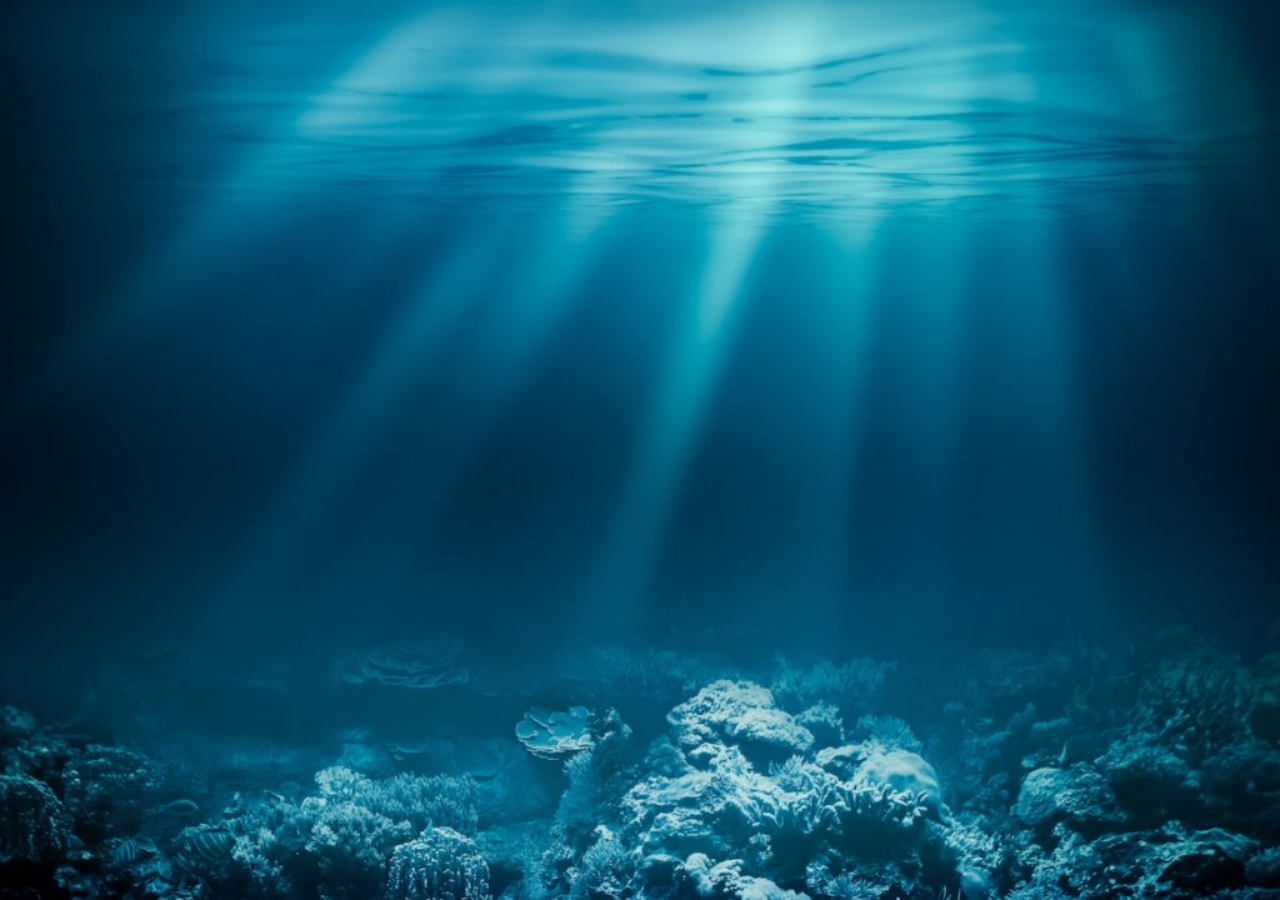
<file: index.html>
<!doctype html>
<html lang="en">

<head>
    <meta charset="utf-8">
    <title>reijovosu.github.io</title>
    <meta name="description" content="Reijo Võsu">
    <link rel="stylesheet" href="assets/css/normalize.css">
    <link rel="stylesheet" href="assets/css/style.css" />
</head>

<body>
    <!-- <script src="js/scripts.js"></script> -->

</body>

</html>
</file>
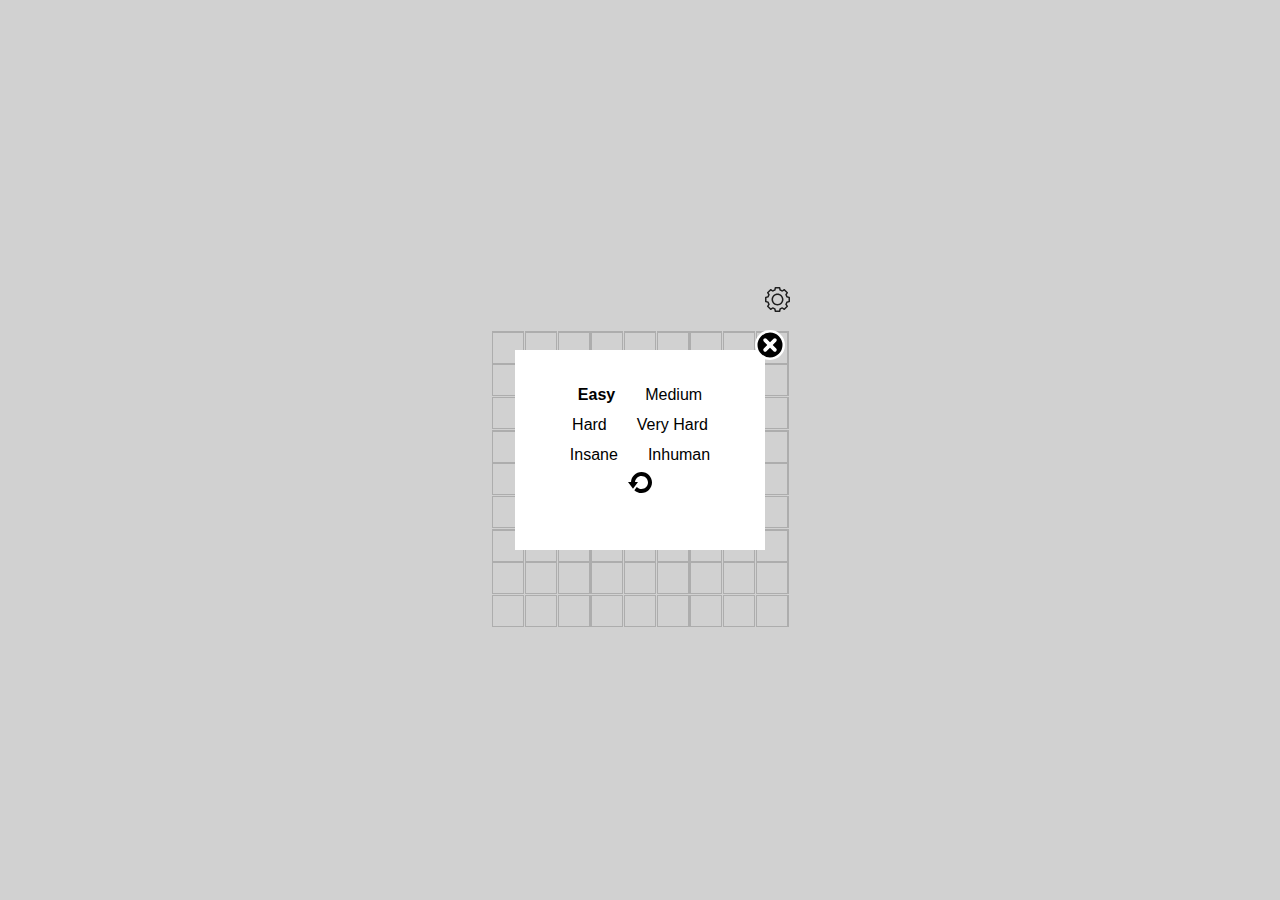
<file: sudoku/index.html>
<!doctype html><html lang="en"><head><meta charset="utf-8"/><link rel="icon" href="/sudoku/favicon.ico"/><meta name="viewport" content="width=device-width,initial-scale=1"/><meta name="theme-color" content="#000000"/><meta name="description" content="Web site created using create-react-app"/><link rel="apple-touch-icon" href="/sudoku/logo192.png"/><link rel="manifest" href="/sudoku/manifest.json"/><title>Sudoku</title><link href="/sudoku/static/css/main.a182268e.chunk.css" rel="stylesheet"></head><body><noscript>You need to enable JavaScript to run this app.</noscript><div id="root"></div><script>!function(e){function r(r){for(var n,l,f=r[0],i=r[1],a=r[2],c=0,s=[];c<f.length;c++)l=f[c],Object.prototype.hasOwnProperty.call(o,l)&&o[l]&&s.push(o[l][0]),o[l]=0;for(n in i)Object.prototype.hasOwnProperty.call(i,n)&&(e[n]=i[n]);for(p&&p(r);s.length;)s.shift()();return u.push.apply(u,a||[]),t()}function t(){for(var e,r=0;r<u.length;r++){for(var t=u[r],n=!0,f=1;f<t.length;f++){var i=t[f];0!==o[i]&&(n=!1)}n&&(u.splice(r--,1),e=l(l.s=t[0]))}return e}var n={},o={1:0},u=[];function l(r){if(n[r])return n[r].exports;var t=n[r]={i:r,l:!1,exports:{}};return e[r].call(t.exports,t,t.exports,l),t.l=!0,t.exports}l.m=e,l.c=n,l.d=function(e,r,t){l.o(e,r)||Object.defineProperty(e,r,{enumerable:!0,get:t})},l.r=function(e){"undefined"!=typeof Symbol&&Symbol.toStringTag&&Object.defineProperty(e,Symbol.toStringTag,{value:"Module"}),Object.defineProperty(e,"__esModule",{value:!0})},l.t=function(e,r){if(1&r&&(e=l(e)),8&r)return e;if(4&r&&"object"==typeof e&&e&&e.__esModule)return e;var t=Object.create(null);if(l.r(t),Object.defineProperty(t,"default",{enumerable:!0,value:e}),2&r&&"string"!=typeof e)for(var n in e)l.d(t,n,function(r){return e[r]}.bind(null,n));return t},l.n=function(e){var r=e&&e.__esModule?function(){return e.default}:function(){return e};return l.d(r,"a",r),r},l.o=function(e,r){return Object.prototype.hasOwnProperty.call(e,r)},l.p="/sudoku/";var f=this.webpackJsonpsudoku=this.webpackJsonpsudoku||[],i=f.push.bind(f);f.push=r,f=f.slice();for(var a=0;a<f.length;a++)r(f[a]);var p=i;t()}([])</script><script src="/sudoku/static/js/2.d06551d1.chunk.js"></script><script src="/sudoku/static/js/main.5b8e4b9a.chunk.js"></script></body></html>
</file>
<file: assets/css/style.css>
body{
    background-image: url('../images/background.jpg');
    background-repeat: no-repeat;
    background-size: cover;
}
</file>
<file: sudoku/static/css/main.a182268e.chunk.css>
body{margin:0;font-family:-apple-system,BlinkMacSystemFont,"Segoe UI","Roboto","Oxygen","Ubuntu","Cantarell","Fira Sans","Droid Sans","Helvetica Neue",sans-serif;-webkit-font-smoothing:antialiased;-moz-osx-font-smoothing:grayscale}code{font-family:source-code-pro,Menlo,Monaco,Consolas,"Courier New",monospace}.Board_Board__3sdr3{display:grid;grid-template-columns:repeat(9,1fr);grid-template-rows:repeat(9,1fr);justify-self:center;align-self:center}.Board_Board__3sdr3>div{border:1px solid #ccc}.Board_Board__3sdr3>div:nth-child(3n){border-right:2px solid #ccc}.Board_Board__3sdr3>div:nth-child(27n+1),.Board_Board__3sdr3>div:nth-child(27n+2),.Board_Board__3sdr3>div:nth-child(27n+3),.Board_Board__3sdr3>div:nth-child(27n+4),.Board_Board__3sdr3>div:nth-child(27n+5),.Board_Board__3sdr3>div:nth-child(27n+6),.Board_Board__3sdr3>div:nth-child(27n+7),.Board_Board__3sdr3>div:nth-child(27n+8),.Board_Board__3sdr3>div:nth-child(27n+9){border-top:2px solid #ccc}.Cell_Cell__3Gclz{text-align:center;cursor:pointer;width:30px;height:30px}.Cell_Cell__3Gclz:hover{background-color:#ddd}.Cell_fixed__1zI_J{font-weight:700}.Cell_one__1J-d0{line-height:30px}.Cell_error__IRa8W{color:red}.Cell_many__3inhS{display:grid;grid-template-columns:1fr 1fr}.Cell_smallCell__1JbnQ{display:grid;width:15px;height:15px;font-size:11px}.Cell_smallCell__1JbnQ.Cell_error__IRa8W{color:red}.Picker_Picker__NcEsy{position:absolute}.Picker_shim__34-FD{position:fixed;top:0;left:0;height:100vh;width:100vw;background-color:#666;opacity:.3;z-index:900}.Picker_pickerBox__3s69R{display:grid;grid-template-columns:repeat(3,1fr);grid-template-rows:repeat(3,1fr);position:fixed;z-index:1000}.Picker_pickerBox__3s69R>div{border:1px solid #000;width:25px;height:25px;cursor:pointer;background-color:#fff;line-height:25px;text-align:center}.Picker_pickerBox__3s69R>div.Picker_selected__33tFq{background-color:#348534}.Picker_pickerBox__3s69R>div.Picker_disabled__3-IMx{color:#ccc;cursor:default}.DialogBox_shim__3OftS{background-color:#666;opacity:.3;z-index:900}.DialogBox_DialogBox__3CHNR,.DialogBox_shim__3OftS{position:fixed;top:0;left:0;height:100vh;width:100vw}.DialogBox_DialogBox__3CHNR{display:grid}.DialogBox_DialogBox__3CHNR>.DialogBox_inner__2h37N{background-color:#fff;justify-self:center;align-self:center;text-align:center;width:190px;height:140px;padding:30px;z-index:10000}.DialogBox_DialogBox__3CHNR .DialogBox_close__3FsKl{cursor:pointer;width:30px;height:30px;float:right;margin-top:-50px;margin-right:-50px}.DialogBox_DialogBox__3CHNR .DialogBox_reload__26cMs{cursor:pointer}.DialogBox_DialogBox__3CHNR input{display:none}.DialogBox_DialogBox__3CHNR label{cursor:pointer;padding:3px 5px;margin:3px 10px;display:inline-block}input[type=radio]:checked+label{font-weight:700}.ToolBar_ToolBar__3Q1GB{width:300px;justify-self:center;text-align:right}.ToolBar_ToolBar__3Q1GB .ToolBar_settingsIcon__2afT8{cursor:pointer;margin:15px 0;width:25px;height:25px}.App{display:grid;width:100vw;height:100vh}.App>.inner{display:grid;grid-template-rows:1fr 5fr;justify-self:center;align-self:center}.App>.inner.wingrid{grid-template-rows:1fr .5fr 5fr}.App .win{justify-self:center;font-weight:700;color:red}
/*# sourceMappingURL=main.a182268e.chunk.css.map */
</file>
